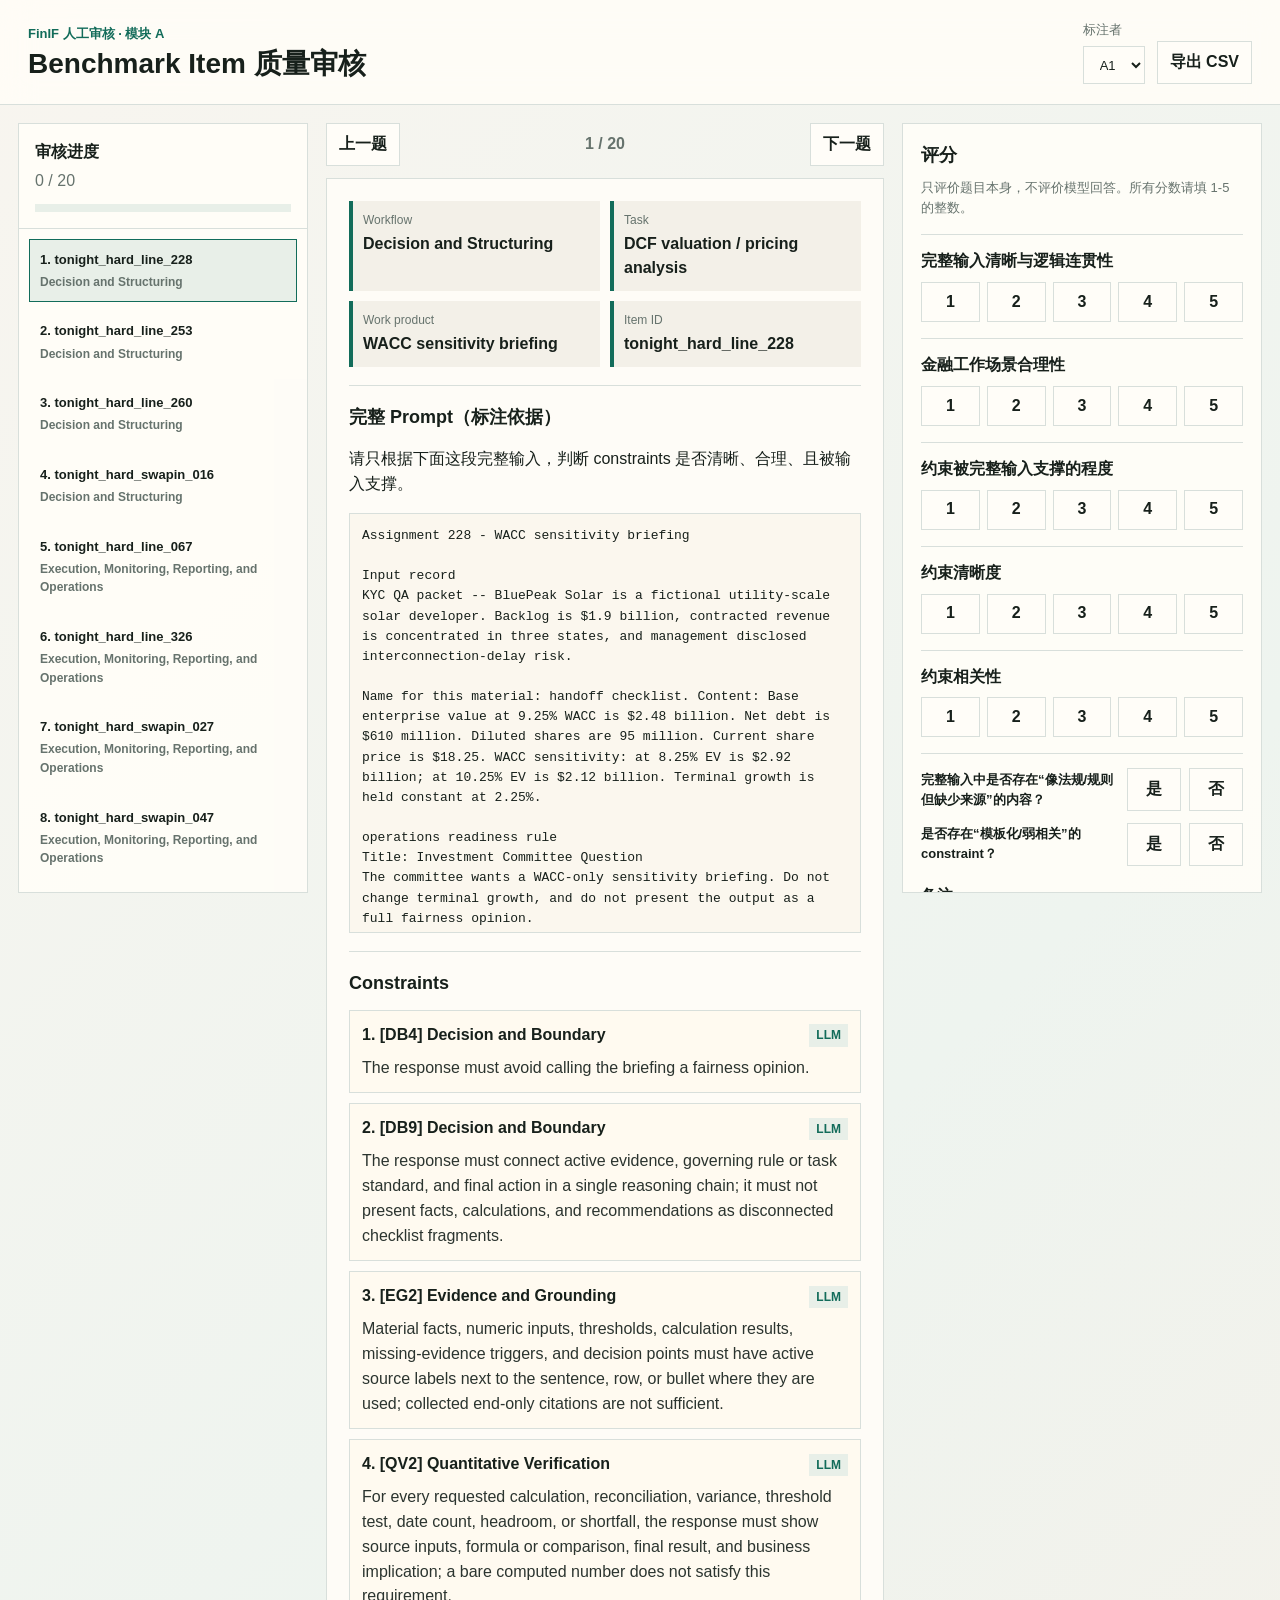
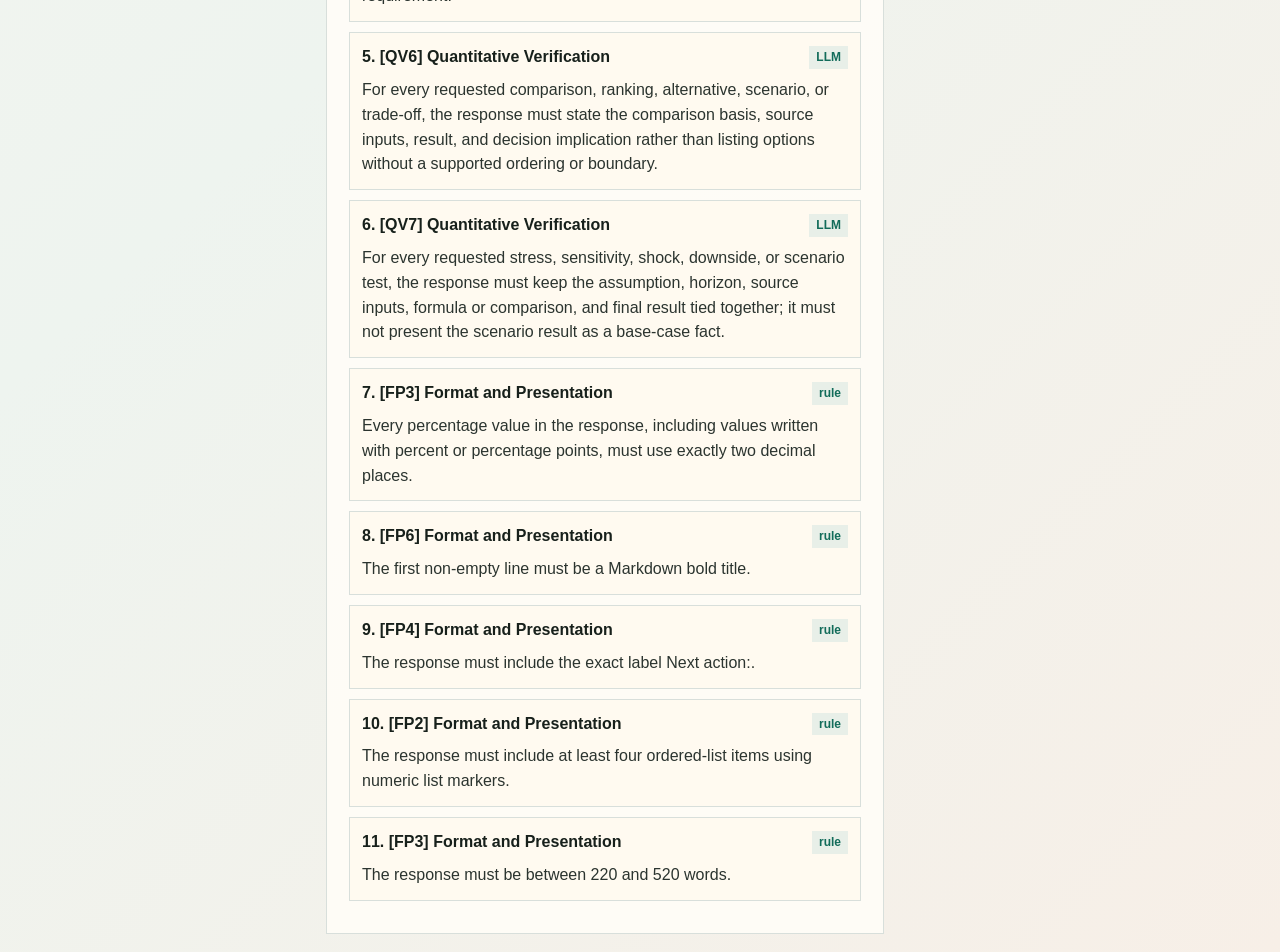
<file: index.html>
﻿<!doctype html>
<html lang="zh-CN">
<head>
  <meta charset="utf-8" />
  <meta name="viewport" content="width=device-width, initial-scale=1" />
  <title>FinIF 人工质量审核</title>
  <link rel="stylesheet" href="styles.css" />
</head>
<body>
  <header class="topbar">
    <div>
      <p class="eyebrow">FinIF 人工审核 · 模块 A</p>
      <h1>Benchmark Item 质量审核</h1>
    </div>
    <div class="toolbar">
      <label class="annotator">
        标注者
        <select id="annotatorSelect">
          <option value="A1">A1</option>
          <option value="A2">A2</option>
          <option value="A3">A3</option>
        </select>
      </label>
      <button id="downloadBtn" type="button">导出 CSV</button>
    </div>
  </header>

  <main class="app-shell">
    <aside class="sidebar">
      <div class="progress-card">
        <div class="progress-title">审核进度</div>
        <div id="progressText" class="progress-text">0 / 20</div>
        <div class="progress-track"><div id="progressBar"></div></div>
      </div>
      <div id="itemList" class="item-list"></div>
    </aside>

    <section class="content">
      <nav class="item-nav">
        <button id="prevBtn" type="button">上一题</button>
        <span id="itemCounter"></span>
        <button id="nextBtn" type="button">下一题</button>
      </nav>

      <article class="item-panel">
        <div class="meta-grid" id="metaGrid"></div>

        <section class="block">
          <h2>完整 Prompt（标注依据）</h2>
          <p class="hint">请只根据下面这段完整输入，判断 constraints 是否清晰、合理、且被输入支撑。</p>
          <pre id="fullPromptText" class="full-prompt"></pre>
        </section>

        <section class="block">
          <h2>Constraints</h2>
          <div id="constraintsBox" class="constraints"></div>
        </section>
      </article>
    </section>

    <aside class="rating-panel">
      <h2>评分</h2>
      <p class="hint">只评价题目本身，不评价模型回答。所有分数请填 1-5 的整数。</p>
      <div id="ratingForm" class="rating-form"></div>
      <label class="comments-label" for="commentsInput">备注</label>
      <textarea id="commentsInput" rows="6" placeholder="任一维度给 1-3 分时，请简单写原因。"></textarea>
      <div class="autosave">自动保存到当前浏览器</div>
    </aside>
  </main>

  <script src="items.js?v=471cd39"></script>
  <script src="app.js?v=471cd39"></script>
</body>
</html>
</file>
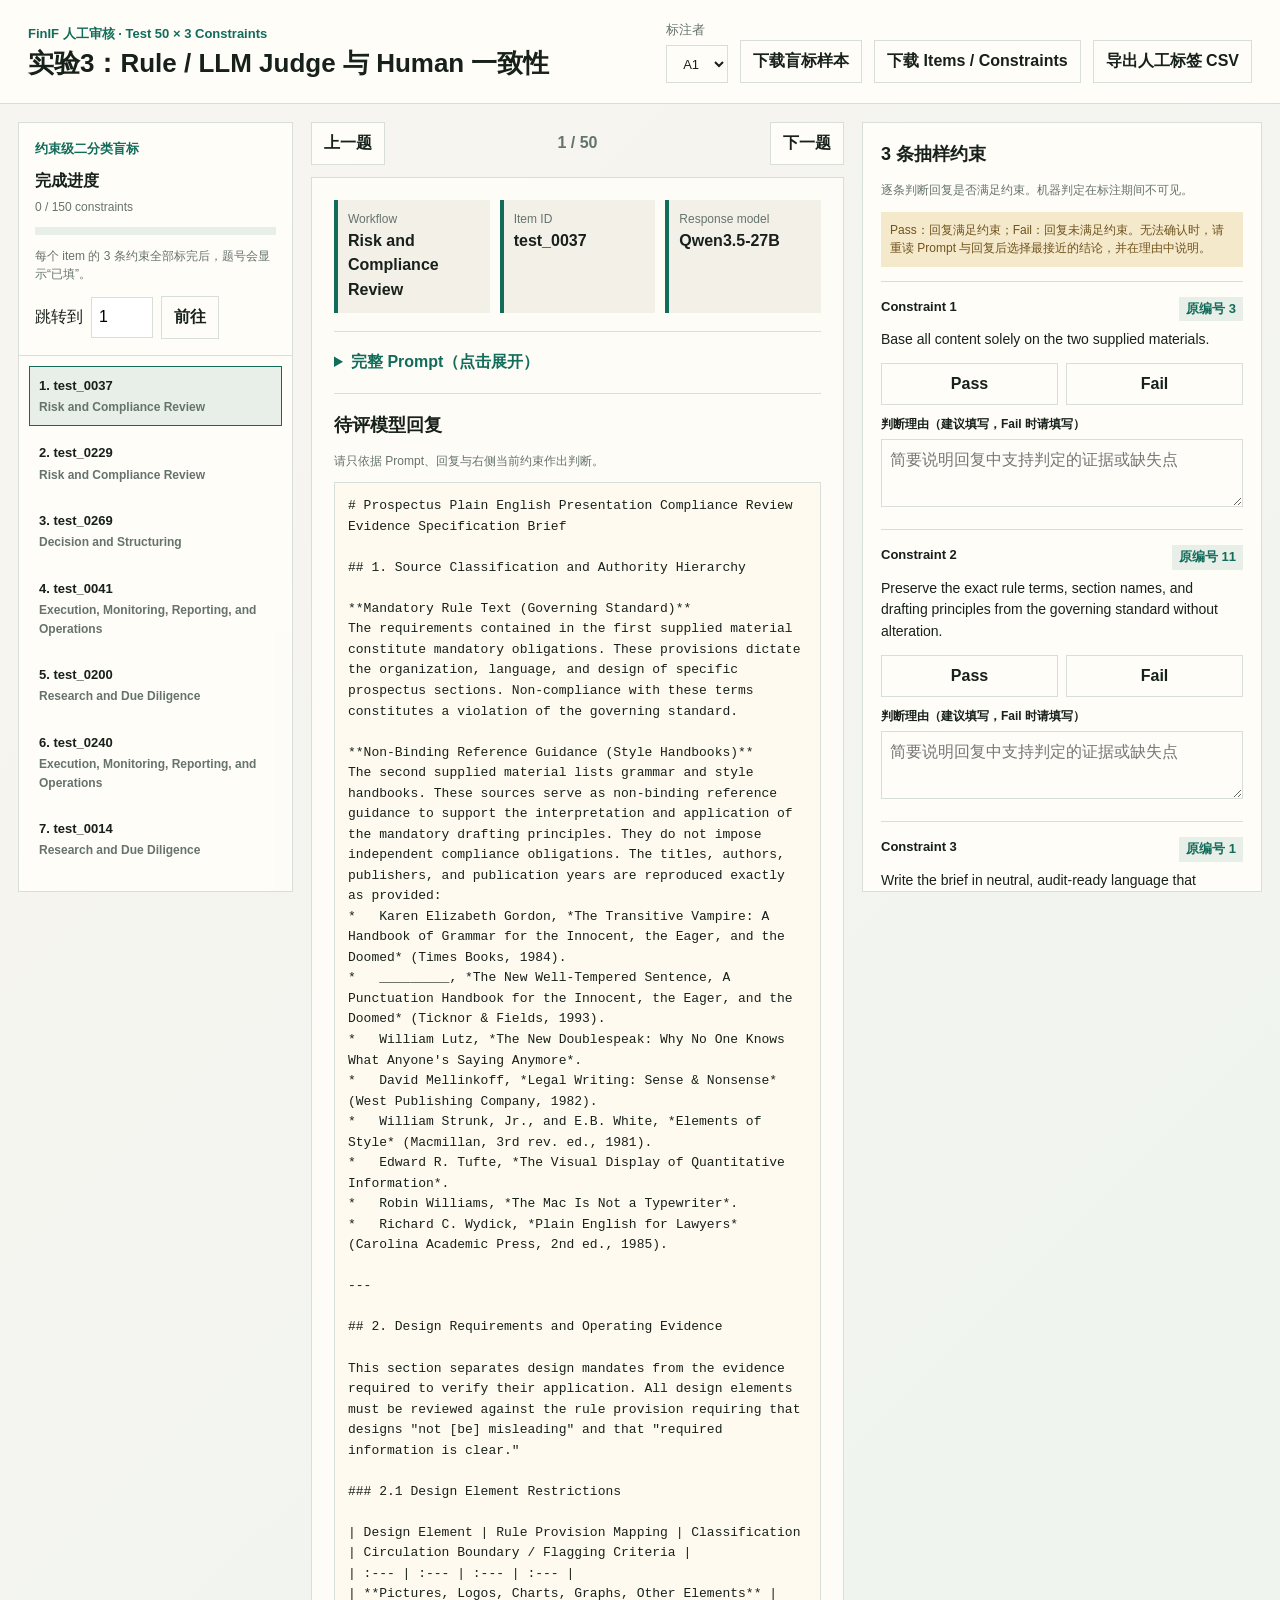
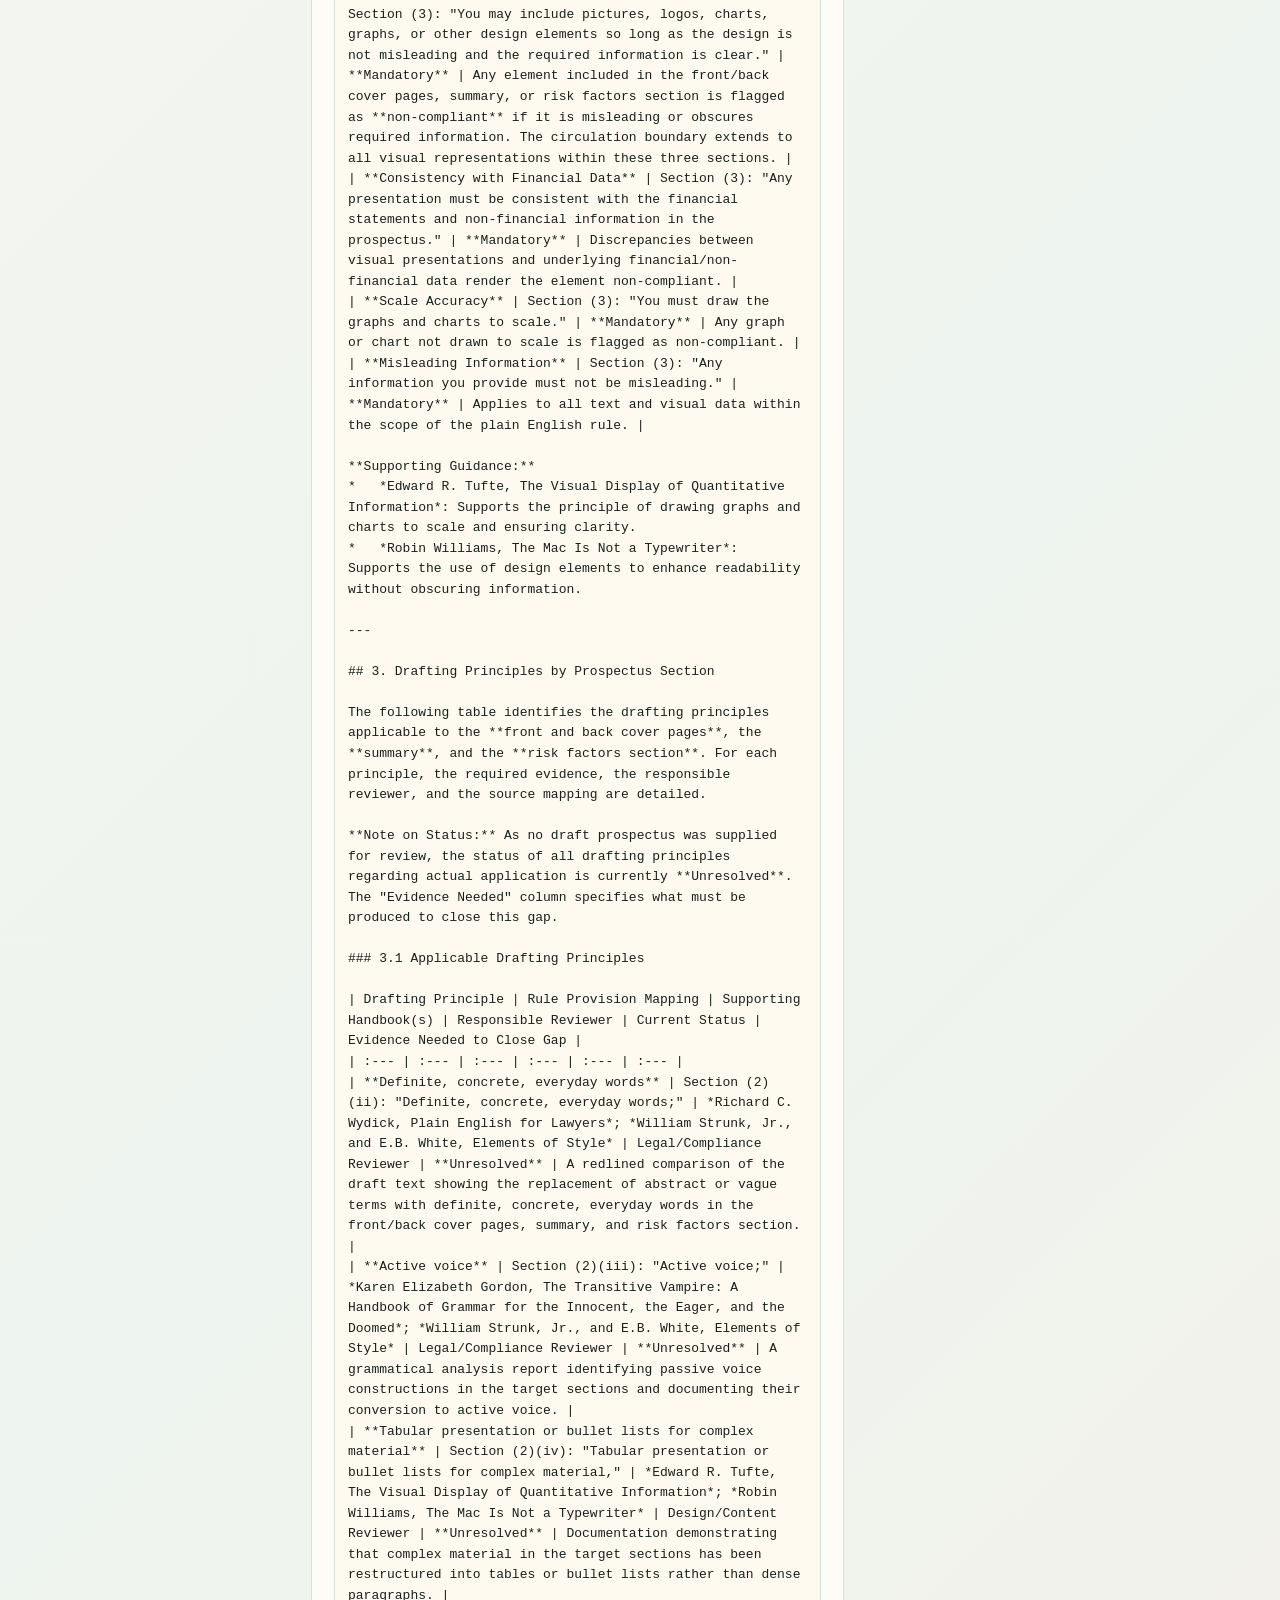
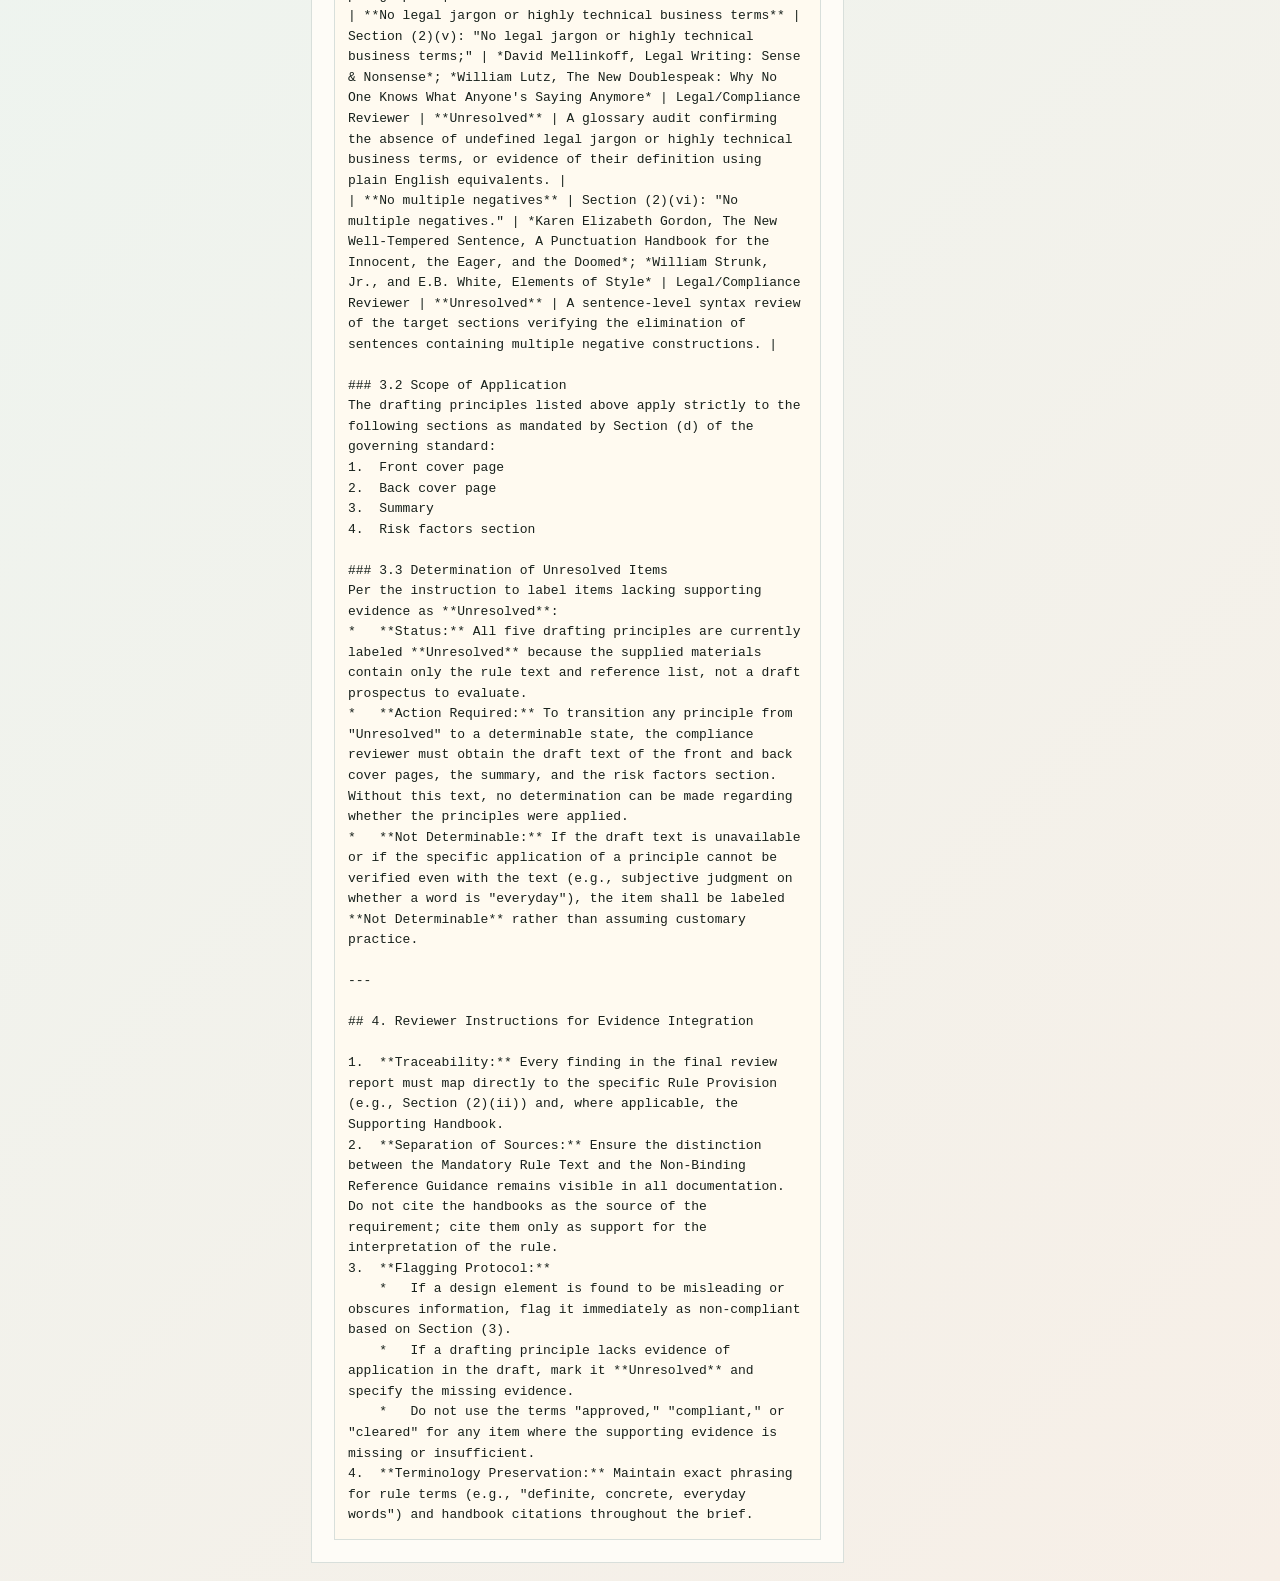
<file: finif-experiment3/index.html>
<!doctype html>
<html lang="zh-CN">
<head>
  <meta charset="utf-8" />
  <meta name="viewport" content="width=device-width, initial-scale=1" />
  <title>FinIF 实验3 · Judge–Human 一致性</title>
  <link rel="stylesheet" href="styles.css?v=finif-experiment3-20261006-v1" />
</head>
<body>
  <header class="topbar">
    <div>
      <p class="eyebrow">FinIF 人工审核 · Test 50 × 3 Constraints</p>
      <h1>实验3：Rule / LLM Judge 与 Human 一致性</h1>
    </div>
    <div class="toolbar">
      <label class="annotator">标注者
        <select id="annotatorSelect">
          <option value="A1">A1</option><option value="A2">A2</option><option value="A3">A3</option>
        </select>
      </label>
      <a class="button-link" href="experiment3_sample.json" download>下载盲标样本</a>
      <a class="button-link" href="experiment3_items_constraints.csv" download>下载 Items / Constraints</a>
      <button id="downloadBtn" type="button">导出人工标签 CSV</button>
    </div>
  </header>

  <main class="app-shell">
    <aside class="sidebar">
      <div class="progress-card">
        <div class="mode-summary">约束级二分类盲标</div>
        <div class="progress-title">完成进度</div>
        <div id="progressText" class="progress-text">0 / 150 constraints</div>
        <div class="progress-track"><div id="progressBar"></div></div>
        <p class="review-note">每个 item 的 3 条约束全部标完后，题号会显示“已填”。</p>
        <form id="jumpForm" class="jump-form">
          <label for="jumpInput">跳转到</label>
          <input id="jumpInput" type="number" min="1" max="50" value="1" required />
          <button type="submit">前往</button>
        </form>
      </div>
      <div id="itemList" class="item-list"></div>
    </aside>

    <section class="content">
      <nav class="item-nav">
        <button id="prevBtn" type="button">上一题</button>
        <span id="itemCounter"></span>
        <button id="nextBtn" type="button">下一题</button>
      </nav>
      <article class="item-panel">
        <div class="meta-grid" id="metaGrid"></div>
        <section class="block">
          <details class="full-prompt-details">
            <summary>完整 Prompt（点击展开）</summary>
            <div class="copy-row"><button id="copyPromptBtn" type="button">复制 Prompt</button><span id="copyPromptStatus"></span></div>
            <pre id="fullPromptText" class="full-prompt"></pre>
          </details>
        </section>
        <section class="block response-block">
          <h2>待评模型回复</h2>
          <p class="hint">请只依据 Prompt、回复与右侧当前约束作出判断。</p>
          <pre id="responseText" class="response-text"></pre>
        </section>
      </article>
    </section>

    <aside class="rating-panel">
      <h2>3 条抽样约束</h2>
      <p class="hint">逐条判断回复是否满足约束。机器判定在标注期间不可见。</p>
      <div class="blind-notice">Pass：回复满足约束；Fail：回复未满足约束。无法确认时，请重读 Prompt 与回复后选择最接近的结论，并在理由中说明。</div>
      <div id="constraintForms"></div>
      <div class="autosave">结果自动保存在当前浏览器；完成后请导出 CSV。</div>
    </aside>
  </main>
  <script src="items.js?v=finif-experiment3-20261006-v1"></script>
  <script src="app.js?v=finif-experiment3-20261006-v1"></script>
</body>
</html>
</file>
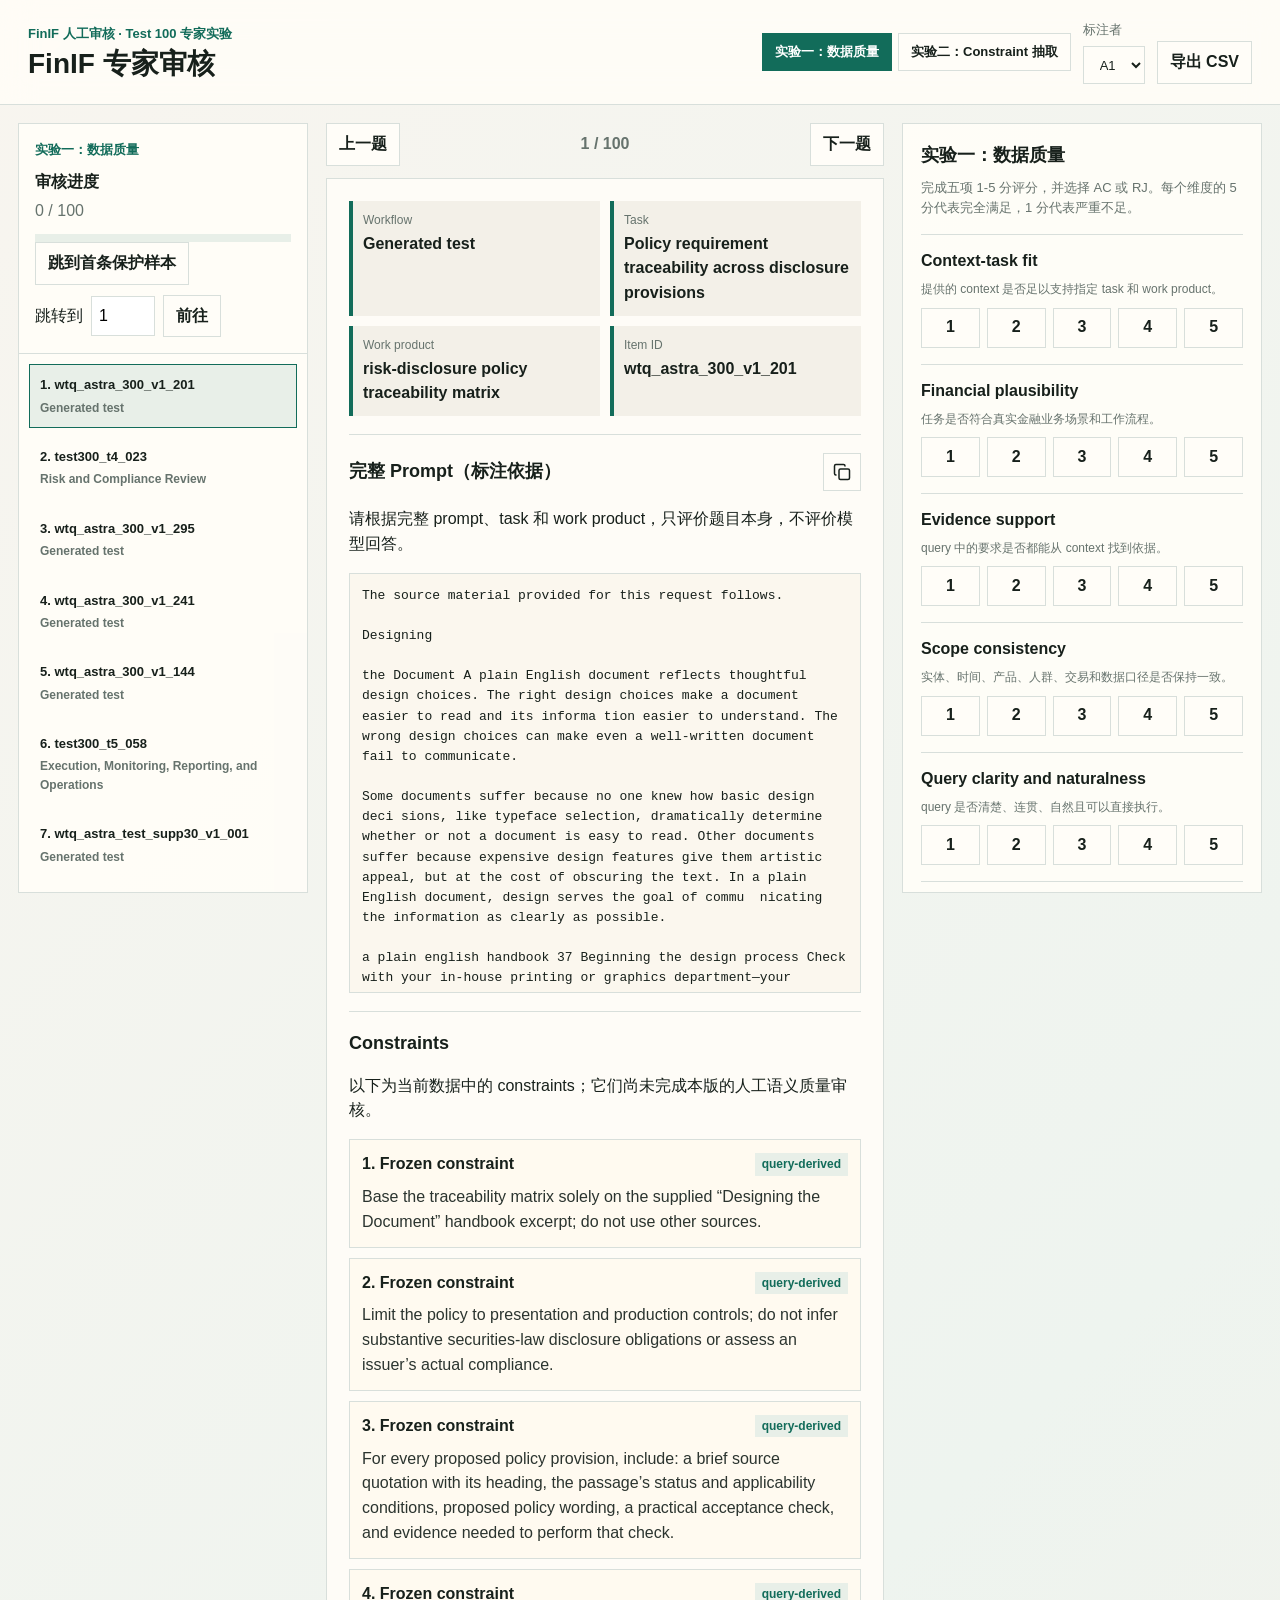
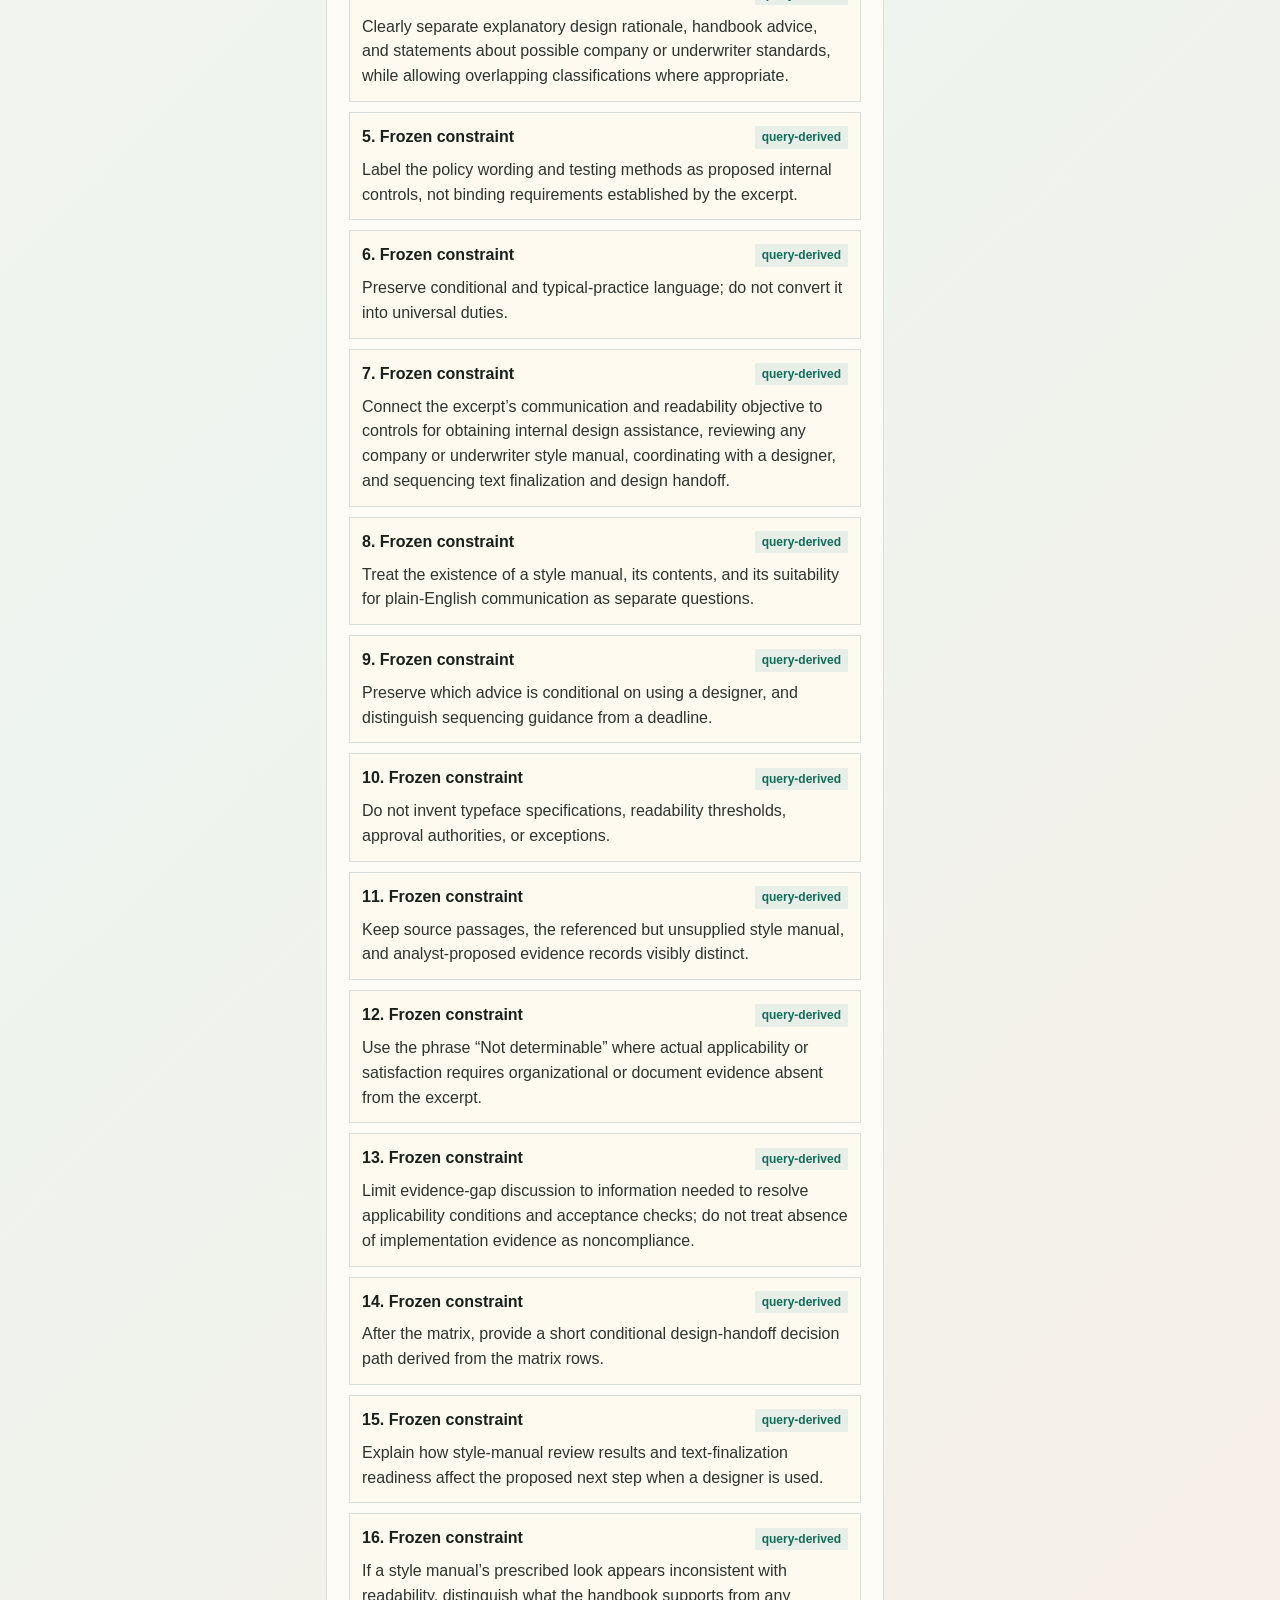
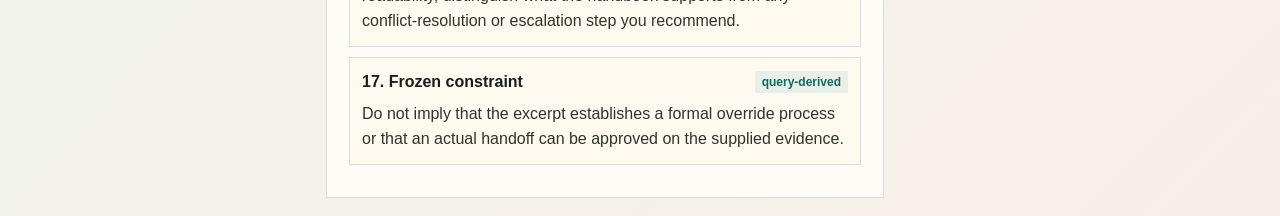
<file: finif-v2/index.html>
﻿<!doctype html>
<html lang="zh-CN">
<head>
  <meta charset="utf-8" />
  <meta name="viewport" content="width=device-width, initial-scale=1" />
  <title>FinIF 专家审核 · Test 100</title>
  <link rel="stylesheet" href="styles.css?v=finif-test100-qwen35-397b-20261004" />
</head>
<body>
  <header class="topbar">
    <div>
      <p class="eyebrow">FinIF 人工审核 · Test 100 专家实验</p>
      <h1>FinIF 专家审核</h1>
    </div>
    <div class="toolbar">
      <div class="mode-switch" role="group" aria-label="审核实验">
        <button id="modeQuality" type="button">实验一：数据质量</button>
        <button id="modeConstraint" type="button">实验二：Constraint 抽取</button>
      </div>
      <label class="annotator">
        标注者
        <select id="annotatorSelect">
          <option value="A1">A1</option>
          <option value="A2">A2</option>
          <option value="A3">A3</option>
        </select>
      </label>
      <button id="downloadBtn" type="button">导出 CSV</button>
    </div>
  </header>

  <main class="app-shell">
    <aside class="sidebar">
      <div class="progress-card">
        <div id="modeSummary" class="mode-summary"></div>
        <div class="progress-title">审核进度</div>
        <div id="progressText" class="progress-text">0 / 100</div>
        <div class="progress-track"><div id="progressBar"></div></div>
        <button id="protectedItemsBtn" type="button">跳到首条保护样本</button>
        <form id="jumpForm" class="jump-form">
          <label for="jumpInput">跳转到</label>
          <input id="jumpInput" type="number" min="1" max="100" value="1" required />
          <button type="submit">前往</button>
        </form>
      </div>
      <div id="itemList" class="item-list"></div>
    </aside>

    <section class="content">
      <nav class="item-nav">
        <button id="prevBtn" type="button">上一题</button>
        <span id="itemCounter"></span>
        <button id="nextBtn" type="button">下一题</button>
      </nav>

      <article class="item-panel">
        <div class="meta-grid" id="metaGrid"></div>

        <section class="block">
          <div class="prompt-heading">
            <h2>完整 Prompt（标注依据）</h2>
            <button id="copyPromptBtn" type="button" title="复制完整 Prompt" aria-label="复制完整 Prompt">
              <svg xmlns="http://www.w3.org/2000/svg" width="18" height="18" viewBox="0 0 24 24" fill="none" stroke="currentColor" stroke-width="2" stroke-linecap="round" stroke-linejoin="round" class="lucide lucide-copy" aria-hidden="true"><rect width="14" height="14" x="8" y="8" rx="2" ry="2"/><path d="M4 16c-1.1 0-2-.9-2-2V4c0-1.1.9-2 2-2h10c1.1 0 2 .9 2 2"/></svg>
            </button>
          </div>
          <p id="copyPromptStatus" class="copy-status" role="status" aria-live="polite"></p>
          <p id="promptHint" class="hint"></p>
          <pre id="fullPromptText" class="full-prompt"></pre>
        </section>

        <section class="block">
          <h2>Constraints</h2>
          <p id="constraintsHint" class="hint"></p>
          <div id="constraintsBox" class="constraints"></div>
        </section>
      </article>
    </section>

    <aside class="rating-panel">
      <h2 id="ratingTitle">评分</h2>
      <p id="ratingHint" class="hint"></p>
      <div id="ratingForm" class="rating-form"></div>
      <label class="comments-label" for="commentsInput">备注</label>
      <textarea id="commentsInput" rows="6" placeholder="任一维度给 1-3 分时，请简单写原因。"></textarea>
      <div class="autosave">自动保存到当前浏览器</div>
    </aside>
  </main>

  <script src="items.js?v=finif-test100-qwen35-397b-20261004-v3"></script>
  <script src="app.js?v=finif-test100-qwen35-397b-20261004-v3"></script>
</body>
</html>
</file>
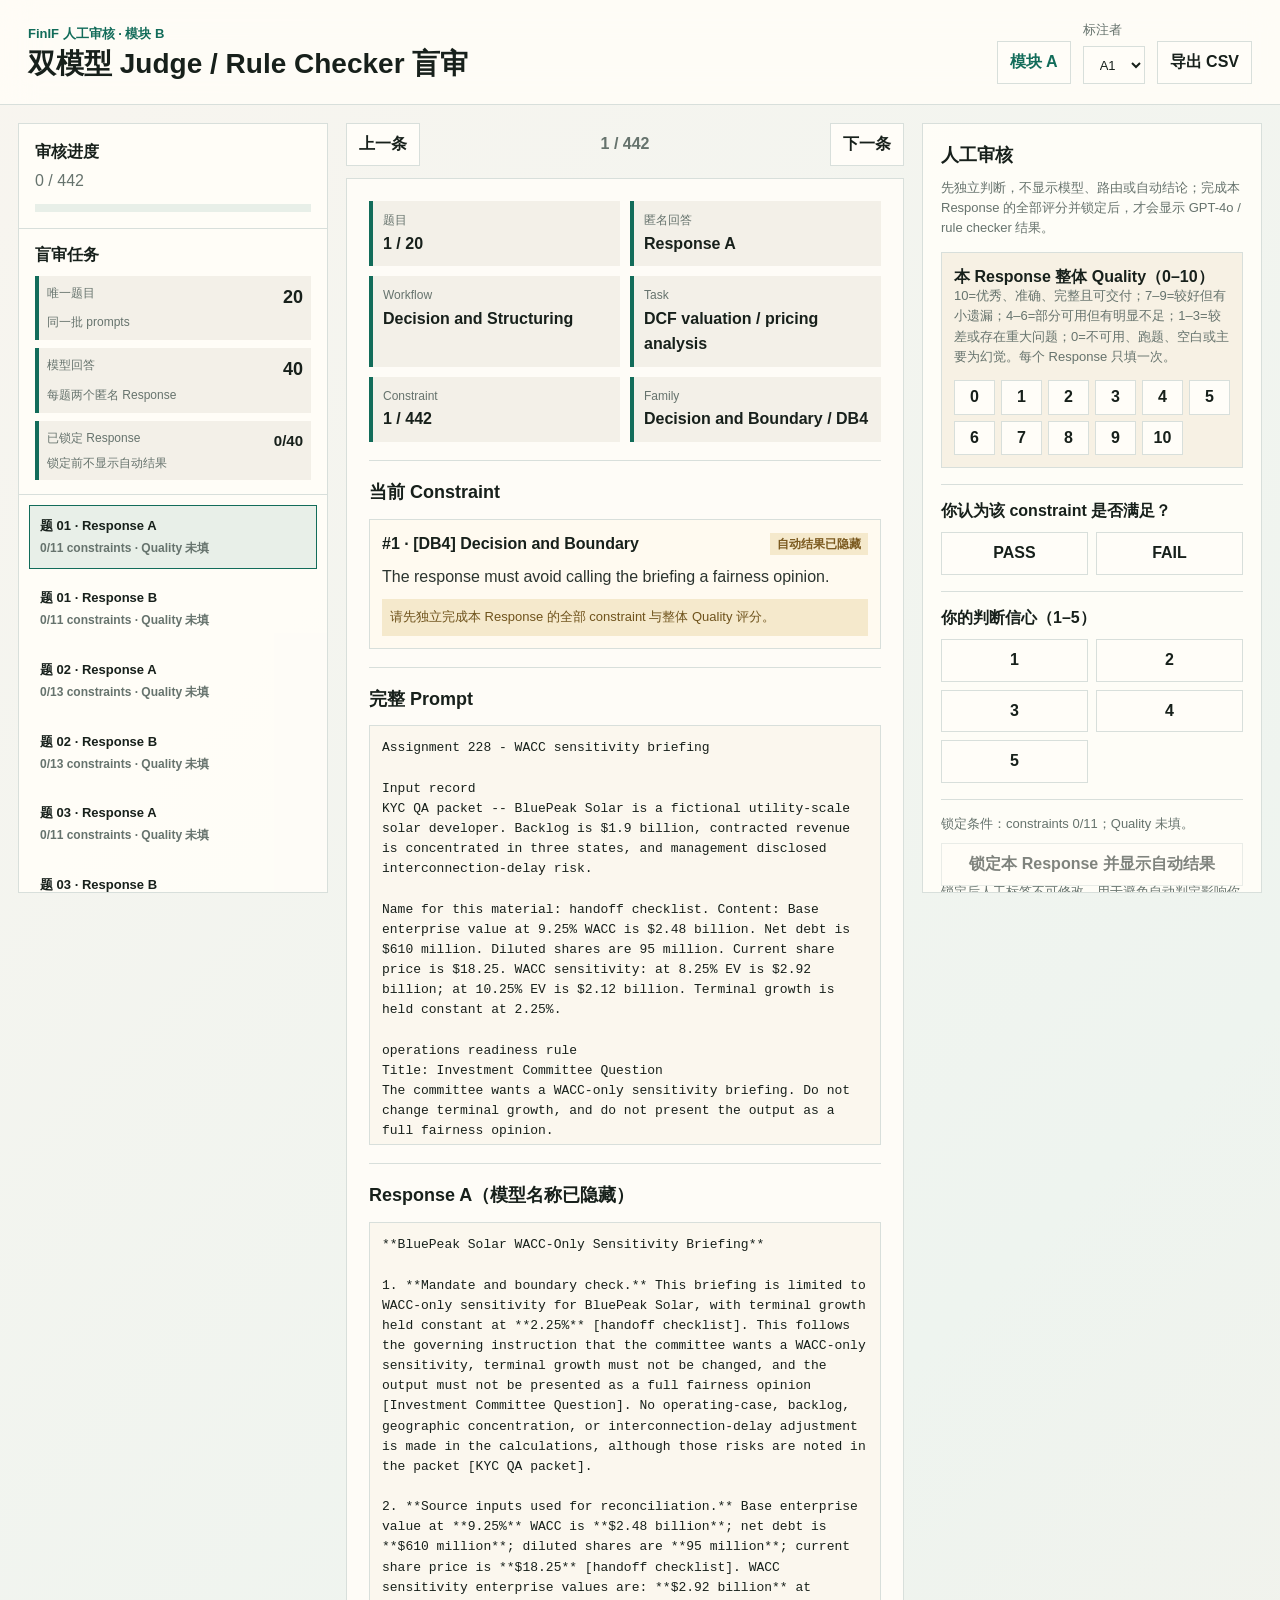
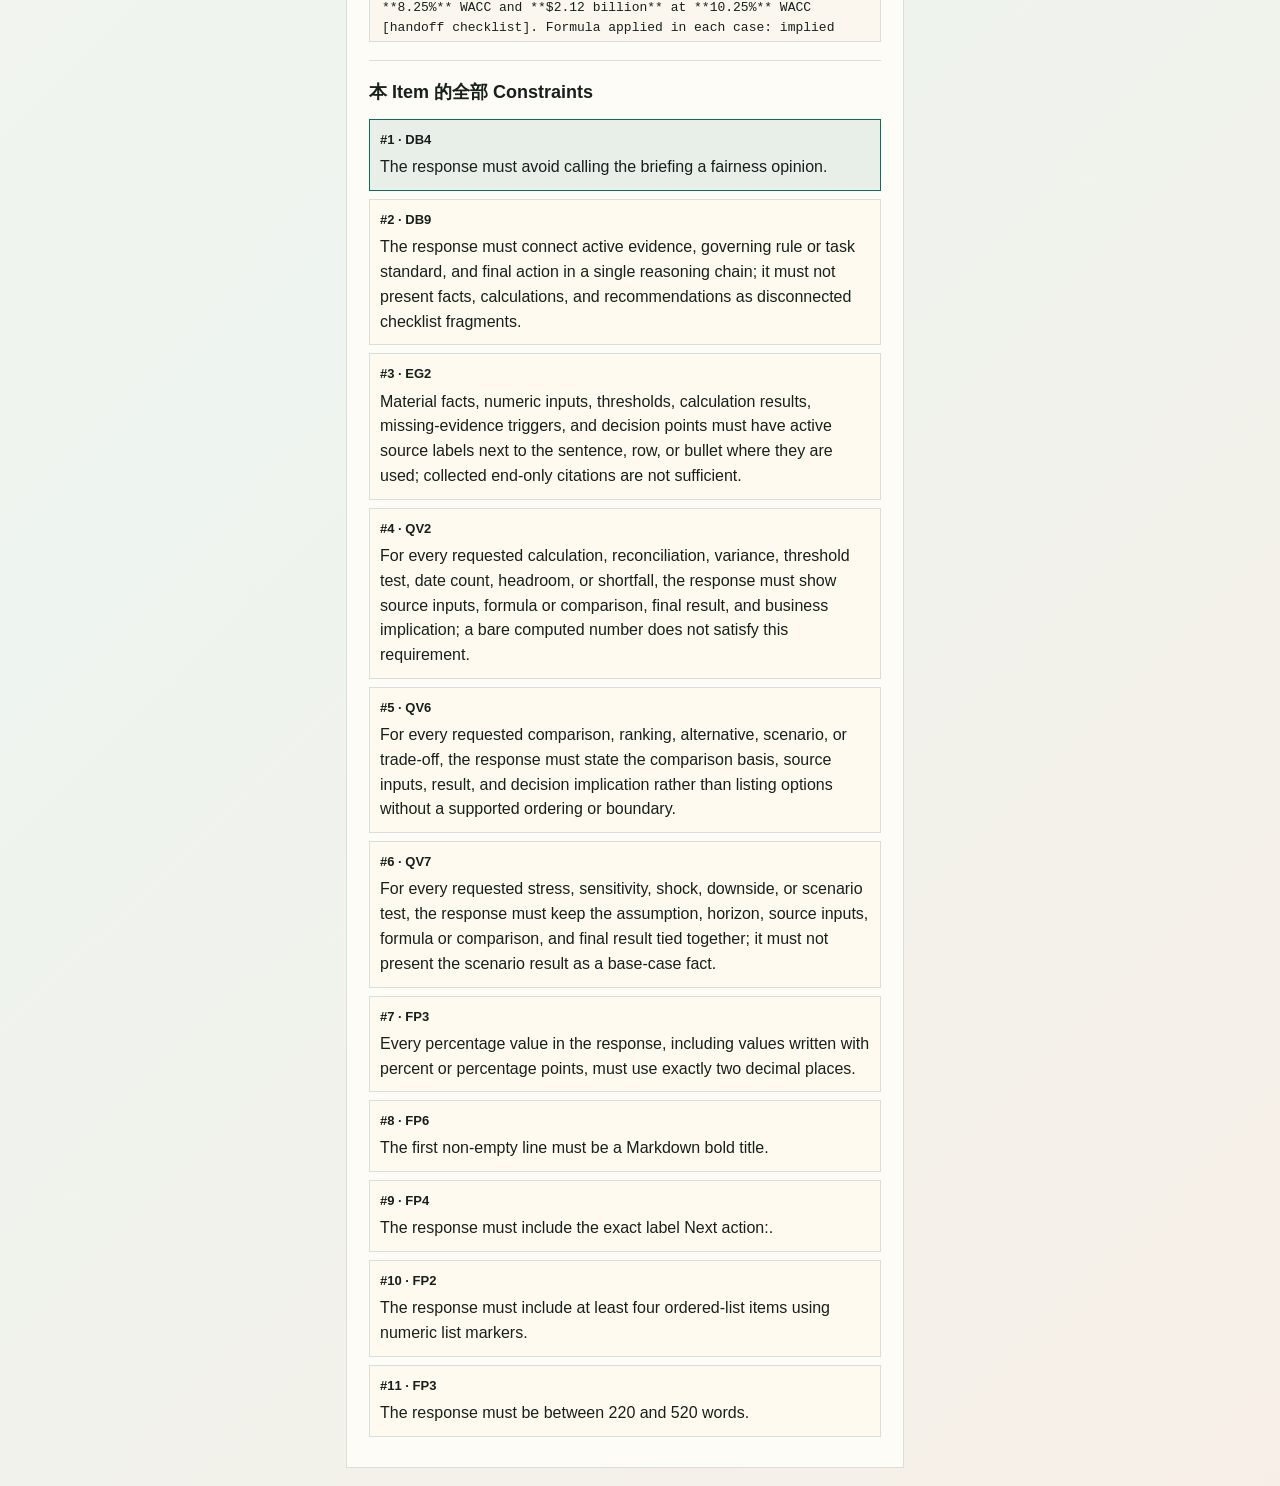
<file: module_b.html>
<!doctype html>
<html lang="zh-CN">
<head>
  <meta charset="utf-8" />
  <meta name="viewport" content="width=device-width, initial-scale=1" />
  <title>FinIF 双模型 Judge 校准</title>
  <link rel="stylesheet" href="styles.css" />
</head>
<body>
  <header class="topbar">
    <div>
      <p class="eyebrow">FinIF 人工审核 · 模块 B</p>
      <h1>双模型 Judge / Rule Checker 盲审</h1>
    </div>
    <div class="toolbar">
      <a class="nav-link" href="index.html">模块 A</a>
      <label class="annotator">
        标注者
        <select id="annotatorSelect">
          <option value="A1">A1</option>
          <option value="A2">A2</option>
          <option value="A3">A3</option>
        </select>
      </label>
      <button id="downloadBtn" type="button">导出 CSV</button>
    </div>
  </header>

  <main class="app-shell module-b-shell">
    <aside class="sidebar">
      <div class="progress-card">
        <div class="progress-title">审核进度</div>
        <div id="progressText" class="progress-text">0 / 442</div>
        <div class="progress-track"><div id="progressBar"></div></div>
      </div>
      <div id="summaryBox" class="summary-box"></div>
      <div id="itemList" class="item-list"></div>
    </aside>

    <section class="content">
      <nav class="item-nav">
        <button id="prevBtn" type="button">上一条</button>
        <span id="itemCounter"></span>
        <button id="nextBtn" type="button">下一条</button>
      </nav>

      <article class="item-panel">
        <div class="meta-grid" id="metaGrid"></div>

        <section class="block">
          <h2>当前 Constraint</h2>
          <div id="constraintFocus" class="constraint-focus"></div>
        </section>

        <section class="block">
          <h2>完整 Prompt</h2>
          <pre id="fullPromptText" class="full-prompt"></pre>
        </section>

        <section class="block">
          <h2 id="responseHeading">模型 Response（模型名称已隐藏）</h2>
          <pre id="responseText" class="full-prompt"></pre>
        </section>

        <section class="block">
          <h2>本 Item 的全部 Constraints</h2>
          <div id="constraintsBox" class="constraints"></div>
        </section>
      </article>
    </section>

    <aside class="rating-panel">
      <h2>人工审核</h2>
      <p class="hint">先独立判断，不显示模型、路由或自动结论；完成本 Response 的全部评分并锁定后，才会显示 GPT-4o / rule checker 结果。</p>
      <div id="qualityForm" class="quality-form"></div>
      <div id="ratingForm" class="rating-form"></div>
      <div id="revealBox" class="reveal-panel"></div>
      <label class="comments-label" for="commentsInput">备注</label>
      <textarea id="commentsInput" rows="6" placeholder="可记录判断依据；锁定后若与自动结果不同，请补充原因。"></textarea>
      <div class="autosave">自动保存到当前浏览器</div>
    </aside>
  </main>

  <script src="module_b_items.js?v=moduleb3"></script>
  <script src="module_b_app.js?v=moduleb3"></script>
</body>
</html>
</file>
<file: styles.css>
﻿:root {
  --ink: #17201b;
  --muted: #66736d;
  --line: #d8dfdb;
  --paper: #f7f4ed;
  --panel: #fffdf8;
  --accent: #126c5a;
  --accent-2: #bd4f2e;
  --soft: #e8efe8;
  --mark: #f3d36a;
}
* { box-sizing: border-box; }
body {
  margin: 0;
  color: var(--ink);
  background: linear-gradient(135deg, #f8f5ef 0%, #eef4ef 52%, #f7efe7 100%);
  font-family: "Microsoft YaHei", "Noto Sans SC", "PingFang SC", sans-serif;
  line-height: 1.55;
}
.topbar {
  min-height: 92px;
  padding: 20px 28px;
  display: flex;
  align-items: center;
  justify-content: space-between;
  gap: 24px;
  border-bottom: 1px solid var(--line);
  background: rgba(255, 253, 248, 0.88);
  backdrop-filter: blur(16px);
  position: sticky;
  top: 0;
  z-index: 10;
}
.eyebrow { margin: 0 0 4px; color: var(--accent); font-size: 13px; font-weight: 700; letter-spacing: 0; }
h1 { margin: 0; font-size: 28px; line-height: 1.15; }
.toolbar { display: flex; align-items: end; gap: 12px; }
.annotator { color: var(--muted); font-size: 13px; display: grid; gap: 6px; }
select, button, textarea, input { font: inherit; }
select, button {
  border: 1px solid var(--line);
  background: var(--panel);
  color: var(--ink);
  min-height: 38px;
  padding: 8px 12px;
}
button { cursor: pointer; font-weight: 700; }
button:hover { border-color: var(--accent); color: var(--accent); }
.nav-link {
  border: 1px solid var(--line);
  background: var(--panel);
  color: var(--accent);
  min-height: 38px;
  padding: 8px 12px;
  text-decoration: none;
  font-weight: 800;
  display: inline-flex;
  align-items: center;
}
.app-shell {
  display: grid;
  grid-template-columns: 290px minmax(0, 1fr) 360px;
  gap: 18px;
  padding: 18px;
  min-height: calc(100vh - 92px);
}
.sidebar, .rating-panel, .item-panel {
  background: rgba(255, 253, 248, 0.92);
  border: 1px solid var(--line);
}
.sidebar, .rating-panel { position: sticky; top: 111px; height: calc(100vh - 130px); overflow: auto; }
.progress-card { padding: 16px; border-bottom: 1px solid var(--line); }
.progress-title { font-weight: 800; }
.progress-text { margin: 4px 0 10px; color: var(--muted); }
.progress-track { height: 8px; background: var(--soft); overflow: hidden; }
#progressBar { height: 100%; width: 0%; background: var(--accent); transition: width .2s ease; }
.item-list { display: grid; padding: 10px; gap: 8px; }
.item-chip {
  text-align: left;
  background: transparent;
  border: 1px solid transparent;
  padding: 10px;
  display: grid;
  gap: 3px;
}
.item-chip.active { background: var(--soft); border-color: var(--accent); }
.item-chip.complete .chip-no::after { content: " · 已填"; color: var(--accent); }
.chip-no { font-size: 13px; font-weight: 800; }
.chip-title { color: var(--muted); font-size: 12px; }
.content { min-width: 0; }
.item-nav { display: flex; justify-content: space-between; align-items: center; margin-bottom: 12px; }
#itemCounter { color: var(--muted); font-weight: 700; }
.item-panel { padding: 22px; }
.meta-grid { display: grid; grid-template-columns: repeat(2, minmax(0, 1fr)); gap: 10px; margin-bottom: 18px; }
.meta { background: #f3f0e8; border-left: 4px solid var(--accent); padding: 10px; }
.meta span { display: block; color: var(--muted); font-size: 12px; }
.meta strong { display: block; margin-top: 2px; }
.block { border-top: 1px solid var(--line); padding-top: 18px; margin-top: 18px; }
h2 { margin: 0 0 12px; font-size: 18px; }
.instruction { white-space: pre-wrap; margin: 0; }
.source, .constraint {
  border: 1px solid var(--line);
  background: #fffaf0;
  padding: 12px;
  margin-bottom: 10px;
}
.source-head, .constraint-head { display: flex; align-items: center; justify-content: space-between; gap: 10px; margin-bottom: 8px; font-weight: 800; }
.badge { background: var(--soft); color: var(--accent); padding: 2px 7px; font-size: 12px; white-space: nowrap; }
.source p, .constraint p { margin: 0; color: #2b342f; }
.rating-panel { padding: 18px; }
.rating-panel .hint { margin-top: -4px; color: var(--muted); font-size: 13px; }
.rating-form { display: grid; gap: 16px; margin-top: 16px; }
.rating-row { border-top: 1px solid var(--line); padding-top: 14px; }
.rating-row label { display: block; font-weight: 800; margin-bottom: 8px; }
.score-buttons { display: grid; grid-template-columns: repeat(5, 1fr); gap: 7px; }
.score-buttons button { min-height: 40px; padding: 0; }
.score-buttons button.selected { background: var(--accent); color: white; border-color: var(--accent); }
.comments-label { display: block; margin: 18px 0 8px; font-weight: 800; }
textarea { width: 100%; resize: vertical; border: 1px solid var(--line); background: var(--panel); padding: 10px; }
.autosave { color: var(--muted); font-size: 12px; margin-top: 8px; }
@media (max-width: 1080px) {
  .app-shell { grid-template-columns: 240px minmax(0, 1fr); }
  .rating-panel { grid-column: 1 / -1; position: static; height: auto; }
}
@media (max-width: 760px) {
  .topbar { position: static; align-items: stretch; flex-direction: column; }
  .toolbar { align-items: stretch; }
  .app-shell { grid-template-columns: 1fr; padding: 12px; }
  .sidebar { position: static; height: auto; }
  .meta-grid { grid-template-columns: 1fr; }
  .item-panel { padding: 16px; }
}
.full-prompt-details summary {
  cursor: pointer;
  font-weight: 800;
  color: var(--accent);
}
.full-prompt {
  margin: 12px 0 0;
  max-height: 420px;
  overflow: auto;
  white-space: pre-wrap;
  word-break: break-word;
  border: 1px solid var(--line);
  background: #fbf7ee;
  padding: 12px;
  font: 13px/1.55 Consolas, "Microsoft YaHei", monospace;
}
.flag-group {
  border-top: 1px solid var(--line);
  padding-top: 14px;
  display: grid;
  gap: 12px;
}
.flag-row {
  display: grid;
  grid-template-columns: 1fr 54px 54px;
  align-items: center;
  gap: 8px;
}
.flag-label {
  font-weight: 800;
  font-size: 13px;
}
.flag-row button.selected {
  background: var(--accent);
  color: white;
  border-color: var(--accent);
}
.muted-badge {
  color: #7b5a20;
  background: #f5e9cc;
}
.summary-box { padding: 14px 16px; border-bottom: 1px solid var(--line); display: grid; gap: 8px; }
.summary-title { font-weight: 900; }
.metric { background: #f3f0e8; border-left: 4px solid var(--accent); padding: 8px; display: grid; grid-template-columns: 1fr auto; gap: 2px 8px; }
.metric span { color: var(--muted); font-size: 12px; }
.metric strong { font-size: 18px; }
.metric em { grid-column: 1 / -1; color: var(--muted); font-style: normal; font-size: 12px; }
.metric.small strong { font-size: 15px; }
.constraint-focus .constraint { margin-bottom: 0; }
.badge.pass, .pass { color: #0f6a3a; }
.badge.fail, .fail { color: #a43a20; }
.badge.pass { background: #dff1e7; }
.badge.fail { background: #f7ded5; }
.judge-reason { margin-top: 10px; color: #4d5952; font-size: 13px; }
.constraint-card {
  width: 100%;
  text-align: left;
  display: grid;
  gap: 5px;
  border: 1px solid var(--line);
  background: #fffaf0;
  margin-bottom: 8px;
  padding: 10px;
  font-weight: 400;
}
.constraint-card.active { border-color: var(--accent); background: var(--soft); }
.constraint-card.complete .constraint-card-head::after { content: " · 已审"; color: var(--accent); }
.constraint-card-head { font-weight: 900; font-size: 13px; }
.choice-buttons { display: grid; grid-template-columns: repeat(2, minmax(0, 1fr)); gap: 8px; }
.choice-buttons button.selected { background: var(--accent); color: white; border-color: var(--accent); }
.module-b-shell { grid-template-columns: 310px minmax(0, 1fr) 340px; }
.quality-form {
  border: 1px solid var(--line);
  background: #f7f1e4;
  padding: 12px;
  margin-top: 14px;
}
.quality-title { font-weight: 900; }
.quality-buttons {
  display: grid;
  grid-template-columns: repeat(6, minmax(0, 1fr));
  gap: 6px;
  margin-top: 10px;
}
.quality-buttons button { min-height: 34px; padding: 4px; }
.quality-buttons button.selected { background: var(--accent); color: white; border-color: var(--accent); }
.blind-notice {
  margin-top: 10px;
  padding: 8px;
  background: #f5e9cc;
  color: #6f531c;
  font-size: 13px;
}
.reveal-panel {
  border-top: 1px solid var(--line);
  margin-top: 16px;
  padding-top: 14px;
}
.reveal-panel button { width: 100%; margin-top: 9px; }
.reveal-panel button:disabled,
button:disabled { cursor: not-allowed; opacity: .55; }
.reveal-status { font-size: 13px; color: var(--muted); }
.locked-notice, .auto-result {
  margin-top: 10px;
  padding: 10px;
  background: #e1efe7;
  border-left: 4px solid var(--accent);
  font-size: 13px;
}
.auto-result span { color: var(--muted); }
</file>
<file: finif-experiment3/styles.css>
:root { --ink:#17201b; --muted:#66736d; --line:#d8dfdb; --panel:#fffdf8; --accent:#126c5a; --soft:#e8efe8; --warn:#f5e9cc; --fail:#a43a20; }
* { box-sizing:border-box; }
body { margin:0; color:var(--ink); background:linear-gradient(135deg,#f8f5ef 0%,#eef4ef 52%,#f7efe7 100%); font-family:"Microsoft YaHei","Noto Sans SC","PingFang SC",sans-serif; line-height:1.55; }
.topbar { min-height:92px; padding:20px 28px; display:flex; align-items:center; justify-content:space-between; gap:24px; border-bottom:1px solid var(--line); background:rgba(255,253,248,.92); backdrop-filter:blur(16px); position:sticky; top:0; z-index:10; }
.eyebrow { margin:0 0 4px; color:var(--accent); font-size:13px; font-weight:700; }
h1 { margin:0; font-size:26px; line-height:1.2; } h2 { margin:0 0 10px; font-size:18px; }
.toolbar { display:flex; align-items:end; gap:12px; flex-wrap:wrap; }
.annotator { color:var(--muted); font-size:13px; display:grid; gap:5px; }
select,button,textarea,input { font:inherit; }
select,button,.button-link { border:1px solid var(--line); background:var(--panel); color:var(--ink); min-height:38px; padding:8px 12px; }
button,.button-link { cursor:pointer; font-weight:700; } button:hover,.button-link:hover { border-color:var(--accent); color:var(--accent); }
.button-link { display:inline-flex; align-items:center; text-decoration:none; }
.app-shell { display:grid; grid-template-columns:275px minmax(0,1fr) 400px; gap:18px; padding:18px; min-height:calc(100vh - 92px); }
.sidebar,.rating-panel,.item-panel { background:rgba(255,253,248,.94); border:1px solid var(--line); }
.sidebar,.rating-panel { position:sticky; top:111px; height:calc(100vh - 130px); overflow:auto; }
.progress-card { padding:16px; border-bottom:1px solid var(--line); }
.mode-summary { color:var(--accent); font-size:13px; font-weight:800; margin-bottom:10px; }
.progress-title { font-weight:800; }.progress-text,.hint,.review-note,.autosave { color:var(--muted); font-size:12px; }
.progress-text { margin:4px 0 10px; }.progress-track { height:8px; background:var(--soft); }.progress-track div { height:100%; background:var(--accent); width:0; transition:width .2s; }
.jump-form { display:flex; align-items:center; gap:8px; margin-top:10px; }.jump-form input { width:62px; padding:7px; border:1px solid var(--line); }
.item-list { display:grid; padding:10px; gap:7px; }.item-chip { text-align:left; background:transparent; border:1px solid transparent; padding:9px; display:grid; gap:2px; }.item-chip.active { background:var(--soft); border-color:var(--accent); }.item-chip.complete .chip-no::after { content:" · 已填"; color:var(--accent); }.chip-no { font-size:13px; font-weight:800; overflow-wrap:anywhere; }.chip-title { color:var(--muted); font-size:12px; }
.content { min-width:0; }.item-nav { display:flex; justify-content:space-between; align-items:center; margin-bottom:12px; }.item-nav span { color:var(--muted); font-weight:700; }
.item-panel { padding:22px; }.meta-grid { display:grid; grid-template-columns:repeat(3,minmax(0,1fr)); gap:10px; }.meta { background:#f3f0e8; border-left:4px solid var(--accent); padding:10px; }.meta span { display:block; color:var(--muted); font-size:12px; }.meta strong { overflow-wrap:anywhere; }
.block { border-top:1px solid var(--line); padding-top:18px; margin-top:18px; }.full-prompt-details summary { cursor:pointer; font-weight:800; color:var(--accent); }.copy-row { margin:10px 0; display:flex; align-items:center; gap:10px; color:var(--accent); font-size:12px; }
.full-prompt,.response-text { margin:10px 0 0; max-height:430px; overflow:auto; white-space:pre-wrap; word-break:break-word; border:1px solid var(--line); background:#fbf7ee; padding:13px; font:13px/1.58 Consolas,"Microsoft YaHei",monospace; }.response-text { max-height:none; background:#fffaf0; }
.rating-panel { padding:18px; }.blind-notice { padding:9px; background:var(--warn); color:#6f531c; font-size:12px; margin:10px 0 14px; }
.constraint-form { border-top:1px solid var(--line); padding:15px 0; }.constraint-title { display:flex; justify-content:space-between; gap:8px; font-weight:800; font-size:13px; }.badge { background:var(--soft); color:var(--accent); padding:2px 7px; white-space:nowrap; }.constraint-text { margin:8px 0 12px; font-size:14px; }.choice-buttons { display:grid; grid-template-columns:1fr 1fr; gap:8px; }.choice-buttons button.selected-pass { color:white; background:var(--accent); border-color:var(--accent); }.choice-buttons button.selected-fail { color:white; background:var(--fail); border-color:var(--fail); }.reason-label { display:block; font-size:12px; font-weight:700; margin:10px 0 5px; }.reason { width:100%; resize:vertical; min-height:62px; padding:8px; border:1px solid var(--line); background:var(--panel); }.autosave { margin-top:12px; }
@media (max-width:1150px) { .app-shell { grid-template-columns:240px minmax(0,1fr); }.rating-panel { grid-column:1/-1; position:static; height:auto; }.constraint-form { max-width:760px; } }
@media (max-width:760px) { .topbar { position:static; align-items:stretch; flex-direction:column; }.app-shell { grid-template-columns:1fr; padding:12px; }.sidebar { position:static; height:auto; }.item-list { max-height:220px; overflow:auto; }.meta-grid { grid-template-columns:1fr; }.item-panel { padding:16px; } }
</file>
<file: finif-v2/styles.css>
﻿:root {
  --ink: #17201b;
  --muted: #66736d;
  --line: #d8dfdb;
  --paper: #f7f4ed;
  --panel: #fffdf8;
  --accent: #126c5a;
  --accent-2: #bd4f2e;
  --soft: #e8efe8;
  --mark: #f3d36a;
}
* { box-sizing: border-box; }
body {
  margin: 0;
  color: var(--ink);
  background: linear-gradient(135deg, #f8f5ef 0%, #eef4ef 52%, #f7efe7 100%);
  font-family: "Microsoft YaHei", "Noto Sans SC", "PingFang SC", sans-serif;
  line-height: 1.55;
}
.topbar {
  min-height: 92px;
  padding: 20px 28px;
  display: flex;
  align-items: center;
  justify-content: space-between;
  gap: 24px;
  border-bottom: 1px solid var(--line);
  background: rgba(255, 253, 248, 0.88);
  backdrop-filter: blur(16px);
  position: sticky;
  top: 0;
  z-index: 10;
}
.eyebrow { margin: 0 0 4px; color: var(--accent); font-size: 13px; font-weight: 700; letter-spacing: 0; }
h1 { margin: 0; font-size: 28px; line-height: 1.15; }
.toolbar { display: flex; align-items: end; gap: 12px; }
.mode-switch { display: flex; gap: 6px; align-self: center; }
.mode-switch button { min-height: 38px; font-size: 13px; }
.mode-switch button.selected { background: var(--accent); color: white; border-color: var(--accent); }
.mode-summary { color: var(--accent); font-size: 13px; font-weight: 800; margin-bottom: 10px; }
.annotator { color: var(--muted); font-size: 13px; display: grid; gap: 6px; }
select, button, textarea, input { font: inherit; }
select, button {
  border: 1px solid var(--line);
  background: var(--panel);
  color: var(--ink);
  min-height: 38px;
  padding: 8px 12px;
}
button { cursor: pointer; font-weight: 700; }
button:hover { border-color: var(--accent); color: var(--accent); }
.nav-link {
  border: 1px solid var(--line);
  background: var(--panel);
  color: var(--accent);
  min-height: 38px;
  padding: 8px 12px;
  text-decoration: none;
  font-weight: 800;
  display: inline-flex;
  align-items: center;
}
.app-shell {
  display: grid;
  grid-template-columns: 290px minmax(0, 1fr) 360px;
  gap: 18px;
  padding: 18px;
  min-height: calc(100vh - 92px);
}
.sidebar, .rating-panel, .item-panel {
  background: rgba(255, 253, 248, 0.92);
  border: 1px solid var(--line);
}
.sidebar, .rating-panel { position: sticky; top: 111px; height: calc(100vh - 130px); overflow: auto; }
.progress-card { padding: 16px; border-bottom: 1px solid var(--line); }
.progress-title { font-weight: 800; }
.progress-text { margin: 4px 0 10px; color: var(--muted); }
.progress-track { height: 8px; background: var(--soft); overflow: hidden; }
.review-note { color: var(--muted); font-size: 12px; }
.jump-form { display: flex; align-items: center; gap: 8px; margin-top: 10px; }
.jump-form input { width: 64px; min-width: 0; padding: 7px; border: 1px solid var(--line); }
.meta strong, .chip-no { overflow-wrap: anywhere; }
#progressBar { height: 100%; width: 0%; background: var(--accent); transition: width .2s ease; }
.item-list { display: grid; padding: 10px; gap: 8px; }
.item-chip {
  text-align: left;
  background: transparent;
  border: 1px solid transparent;
  padding: 10px;
  display: grid;
  gap: 3px;
}
.item-chip.active { background: var(--soft); border-color: var(--accent); }
.item-chip.complete .chip-no::after { content: " · 已填"; color: var(--accent); }
.chip-no { font-size: 13px; font-weight: 800; }
.chip-title { color: var(--muted); font-size: 12px; }
.content { min-width: 0; }
.item-nav { display: flex; justify-content: space-between; align-items: center; margin-bottom: 12px; }
#itemCounter { color: var(--muted); font-weight: 700; }
.item-panel { padding: 22px; }
.meta-grid { display: grid; grid-template-columns: repeat(2, minmax(0, 1fr)); gap: 10px; margin-bottom: 18px; }
.meta { background: #f3f0e8; border-left: 4px solid var(--accent); padding: 10px; }
.meta span { display: block; color: var(--muted); font-size: 12px; }
.meta strong { display: block; margin-top: 2px; }
.block { border-top: 1px solid var(--line); padding-top: 18px; margin-top: 18px; }
h2 { margin: 0 0 12px; font-size: 18px; }
.prompt-heading { display: flex; align-items: center; justify-content: space-between; gap: 10px; }
.prompt-heading h2 { margin: 0; min-width: 0; }
#copyPromptBtn { display: inline-flex; align-items: center; justify-content: center; width: 38px; height: 38px; flex: 0 0 38px; padding: 0; }
.copy-status { color: var(--accent); font-size: 13px; margin: 6px 0 0; }
.copy-status:empty { display: none; }
.instruction { white-space: pre-wrap; margin: 0; }
.source, .constraint {
  border: 1px solid var(--line);
  background: #fffaf0;
  padding: 12px;
  margin-bottom: 10px;
}
.source-head, .constraint-head { display: flex; align-items: center; justify-content: space-between; gap: 10px; margin-bottom: 8px; font-weight: 800; }
.badge { background: var(--soft); color: var(--accent); padding: 2px 7px; font-size: 12px; white-space: nowrap; }
.source p, .constraint p { margin: 0; color: #2b342f; }
.rating-panel { padding: 18px; }
.rating-panel .hint { margin-top: -4px; color: var(--muted); font-size: 13px; }
.rating-form { display: grid; gap: 16px; margin-top: 16px; }
.rating-row { border-top: 1px solid var(--line); padding-top: 14px; }
.rating-row label { display: block; font-weight: 800; margin-bottom: 8px; }
.rating-row .dimension-help { color: var(--muted); font-size: 12px; margin: -2px 0 9px; }
.score-buttons { display: grid; grid-template-columns: repeat(5, 1fr); gap: 7px; }
.score-buttons button { min-height: 40px; padding: 0; }
.score-buttons button.selected { background: var(--accent); color: white; border-color: var(--accent); }
.comments-label { display: block; margin: 18px 0 8px; font-weight: 800; }
textarea { width: 100%; resize: vertical; border: 1px solid var(--line); background: var(--panel); padding: 10px; }
.autosave { color: var(--muted); font-size: 12px; margin-top: 8px; }
@media (max-width: 1080px) {
  .app-shell { grid-template-columns: 240px minmax(0, 1fr); }
  .rating-panel { grid-column: 1 / -1; position: static; height: auto; }
}
@media (max-width: 760px) {
  .topbar { position: static; align-items: stretch; flex-direction: column; }
  .toolbar { align-items: stretch; flex-wrap: wrap; }
  .mode-switch { flex-wrap: wrap; }
  .mode-switch button { flex: 1 1 180px; }
  .app-shell { grid-template-columns: 1fr; padding: 12px; }
  .sidebar { position: static; height: auto; }
  .item-list { max-height: 220px; overflow: auto; }
  .meta-grid { grid-template-columns: 1fr; }
  .item-panel { padding: 16px; }
}
.full-prompt-details summary {
  cursor: pointer;
  font-weight: 800;
  color: var(--accent);
}
.full-prompt {
  margin: 12px 0 0;
  max-height: 420px;
  overflow: auto;
  white-space: pre-wrap;
  word-break: break-word;
  border: 1px solid var(--line);
  background: #fbf7ee;
  padding: 12px;
  font: 13px/1.55 Consolas, "Microsoft YaHei", monospace;
}
.flag-group {
  border-top: 1px solid var(--line);
  padding-top: 14px;
  display: grid;
  gap: 12px;
}
.flag-row {
  display: grid;
  grid-template-columns: 1fr 54px 54px;
  align-items: center;
  gap: 8px;
}
.flag-label {
  font-weight: 800;
  font-size: 13px;
}
.flag-row button.selected {
  background: var(--accent);
  color: white;
  border-color: var(--accent);
}
.muted-badge {
  color: #7b5a20;
  background: #f5e9cc;
}
.summary-box { padding: 14px 16px; border-bottom: 1px solid var(--line); display: grid; gap: 8px; }
.summary-title { font-weight: 900; }
.metric { background: #f3f0e8; border-left: 4px solid var(--accent); padding: 8px; display: grid; grid-template-columns: 1fr auto; gap: 2px 8px; }
.metric span { color: var(--muted); font-size: 12px; }
.metric strong { font-size: 18px; }
.metric em { grid-column: 1 / -1; color: var(--muted); font-style: normal; font-size: 12px; }
.metric.small strong { font-size: 15px; }
.constraint-focus .constraint { margin-bottom: 0; }
.badge.pass, .pass { color: #0f6a3a; }
.badge.fail, .fail { color: #a43a20; }
.badge.pass { background: #dff1e7; }
.badge.fail { background: #f7ded5; }
.judge-reason { margin-top: 10px; color: #4d5952; font-size: 13px; }
.constraint-card {
  width: 100%;
  text-align: left;
  display: grid;
  gap: 5px;
  border: 1px solid var(--line);
  background: #fffaf0;
  margin-bottom: 8px;
  padding: 10px;
  font-weight: 400;
}
.constraint-card.active { border-color: var(--accent); background: var(--soft); }
.constraint-card.complete .constraint-card-head::after { content: " · 已审"; color: var(--accent); }
.constraint-card-head { font-weight: 900; font-size: 13px; }
.choice-buttons { display: grid; grid-template-columns: repeat(2, minmax(0, 1fr)); gap: 8px; }
.choice-buttons button.selected { background: var(--accent); color: white; border-color: var(--accent); }
.module-b-shell { grid-template-columns: 310px minmax(0, 1fr) 340px; }
.quality-form {
  border: 1px solid var(--line);
  background: #f7f1e4;
  padding: 12px;
  margin-top: 14px;
}
.quality-title { font-weight: 900; }
.quality-buttons {
  display: grid;
  grid-template-columns: repeat(6, minmax(0, 1fr));
  gap: 6px;
  margin-top: 10px;
}
.quality-buttons button { min-height: 34px; padding: 4px; }
.quality-buttons button.selected { background: var(--accent); color: white; border-color: var(--accent); }
.blind-notice {
  margin-top: 10px;
  padding: 8px;
  background: #f5e9cc;
  color: #6f531c;
  font-size: 13px;
}
.reveal-panel {
  border-top: 1px solid var(--line);
  margin-top: 16px;
  padding-top: 14px;
}
.reveal-panel button { width: 100%; margin-top: 9px; }
.reveal-panel button:disabled,
button:disabled { cursor: not-allowed; opacity: .55; }
.reveal-status { font-size: 13px; color: var(--muted); }
.locked-notice, .auto-result {
  margin-top: 10px;
  padding: 10px;
  background: #e1efe7;
  border-left: 4px solid var(--accent);
  font-size: 13px;
}
.auto-result span { color: var(--muted); }
</file>
